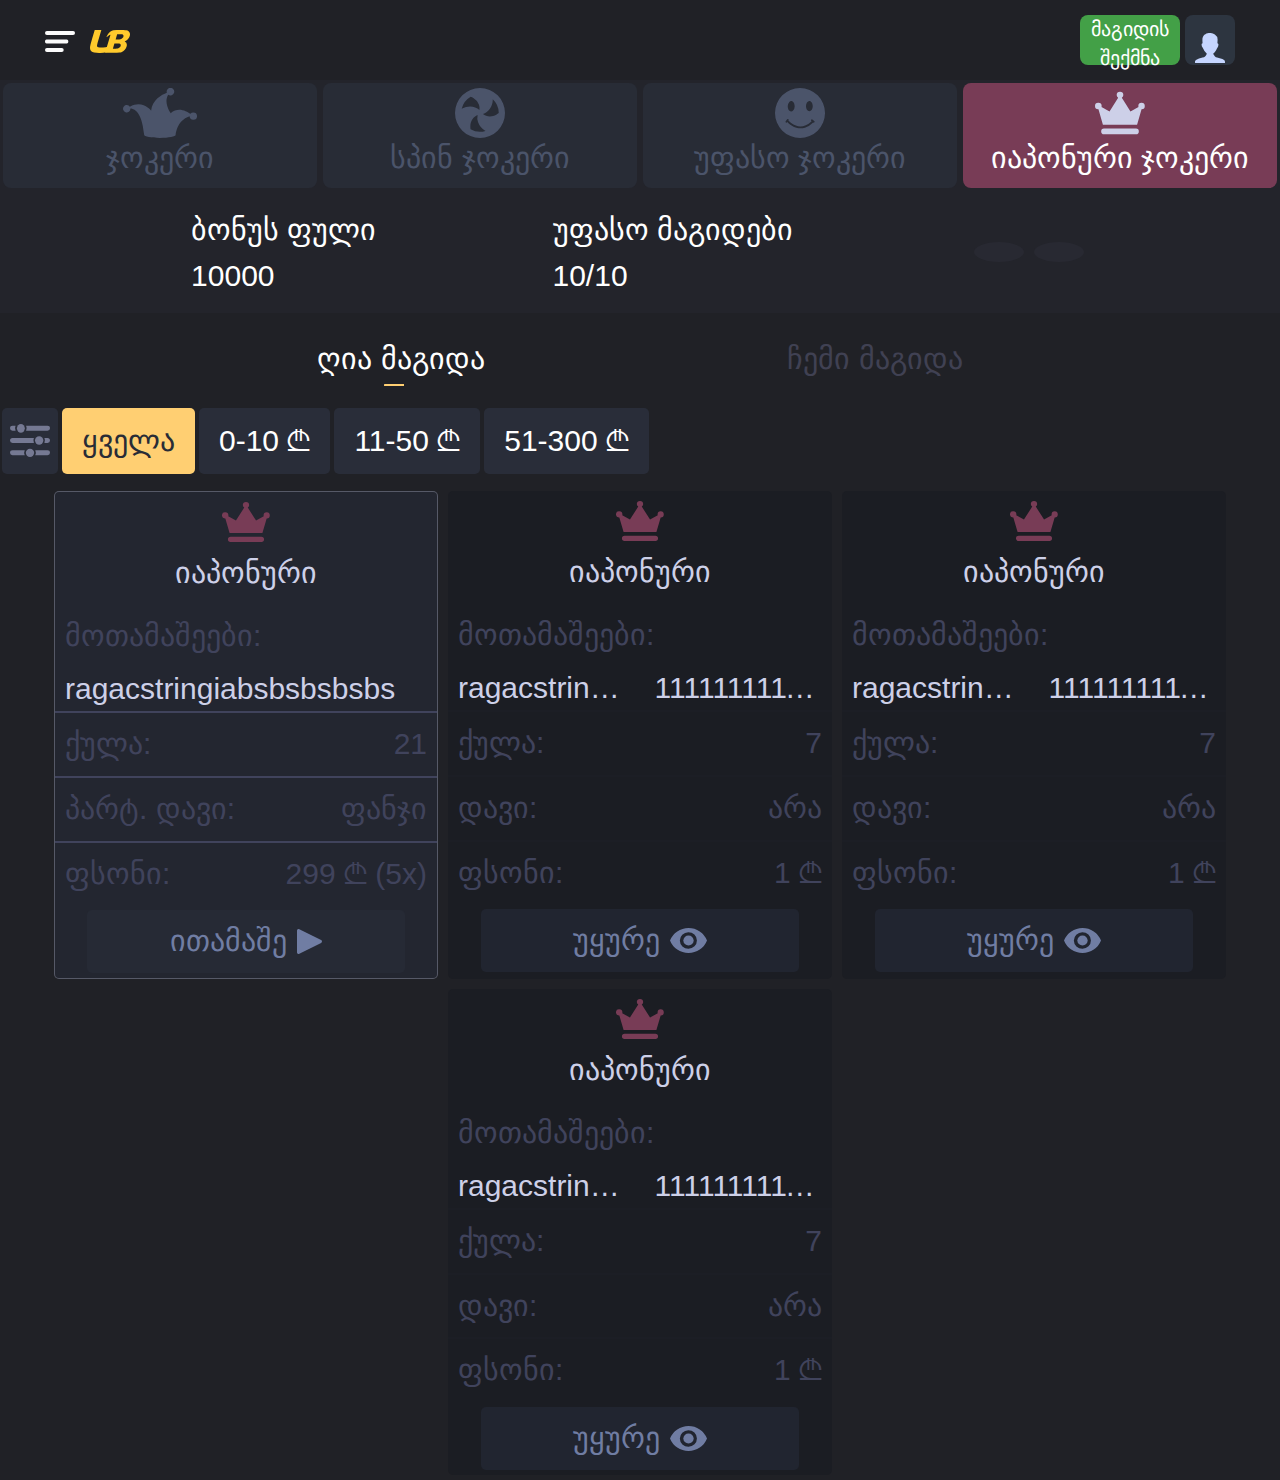
<file: index.html>
<!DOCTYPE html>
<html lang="en">
<head>
    <meta charset="UTF-8">
    <meta http-equiv="X-UA-Compatible" content="IE=edge">
    <meta name="viewport" content="width=device-width, initial-scale=1.0">
    <title>Document</title>
    <link href="index.css" rel="stylesheet" />
    <!-- CSS only -->

    <link rel="stylesheet"
    href="https://cdnjs.cloudflare.com/ajax/libs/font-awesome/5.15.1/css/all.min.css"
    integrity="sha512-+4zCK9k+qNFUR5X+cKL9EIR+ZOhtIloNl9GIKS57V1MyNsYpYcUrUeQc9vNfzsWfV28IaLL3i96P9sdNyeRssA=="
    crossorigin="anonymous" />
    <!-- CSS only -->
    <link rel="stylesheet" href="https://maxcdn.bootstrapcdn.com/bootstrap/3.4.1/css/bootstrap.min.css">

</head>
<body>

    <div class = "header">

        <div class = "one_side">
        <div style = "width: 30px; margin-left: 15px;">
            <img src="assets/images/bars.svg">
        </div>

        <div style ="width: 40px; margin-left: 15px;">
            <img src="assets/images/lb.svg">
        </div>
        </div>

        <div class = "one_side">
            <button class =  "full_btn"> 
                <span class = "text"> მაგიდის შექმნა </span>
            </button>

            <div class = "user">
                <img src="assets/images/user.svg">
            </div>
        </div>

    </div>

    <div class = "upper_body">

        <div class = "game_list">

            <a class = "current_game"> 
                <div> <img src="assets/images/joker_hat.svg"> </div>
                <span>ჯოკერი</span>
            </a>

            <a class = "current_game"> 
                <div> <img src="assets/images/spin.svg"> </div>
                <span>სპინ ჯოკერი</span>
            </a>

            <a class = "current_game"> 
                <div> <img src="assets/images/smile.svg"> </div>
                <span>უფასო ჯოკერი</span>
            </a>

            <a style = "background-color: #783C56" class = "current_game"> 
                <div> <img src="assets/images/royal_crown.svg"> </div>
                <span style = "color: #FFFFFF;">იაპონური ჯოკერი</span>
            </a>

        </div> 

        <div class = "infos_and_icons">
            <div class = "text_with_num">
                <span>ბონუს ფული</span>
                <span>10000</span>
            </div>
            
            <div class = "text_with_num">
                <span>უფასო მაგიდები</span>
                <span>10/10</span>
            </div>

            <div class = icons> 
                <a class = "circle"> <i class = "fas fa-info"></i> </a>
                <a class = "circle"> <i class = "fas fa-history"></i> </a>
            </div>
        </div>

    </div>

    <div class = "tables">
        <a><span class = "game__type__link__active">ღია მაგიდა</span></a>
        <a>
            <span>ჩემი მაგიდა</span>
        </a>
    </div>

    <div class = "flex scrollable"> 
        <a class = "money_box">
            <img src="assets/images/filter.svg">
        </a>
    
        <a class = "money_box money money_box_active" >
            <span>ყველა</span>
        </a>
    
        <a class = "money_box money">
            <span>0-10 ₾</span>
        </a>
    
        <a class = "money_box money">
            <span>11-50 ₾</span>
        </a>
    
        <a class = "money_box money">
            <span>51-300 ₾</span>
        </a>
    </div>

    <div class = game_boxes>

        <div class = "game_box game_box_addition1">
            <img src="assets/images/royal_crown_purple.svg">
            <span class = "japan">იაპონური</span>
            <div class = "gamers"> <span>მოთამაშეები:</span> </div>

            <div class = "gamersList">
                <div style = "width: 100%;"><span>ragacstringiabsbsbsbsbs</span></div>
            </div>

            <div class = "details_box">
                <div class = "line1"></div>
                <div class = "details_box_info">
                    <span>ქულა:</span>
                    <span>21</span>
                </div>
            </div>
            
            <div class = "details_box">
                <div class = "line1"></div>
                <div class = "details_box_info">
                    <span>პარტ. დავი:</span>
                    <span>ფანჯი</span>
                </div>
            </div>

            <div class = "details_box">
                <div class = "line1"></div>
                <div class = "details_box_info">
                    <span>ფსონი:</span>
                    <span style = "background: none">299 ₾ (5x)</span>
                </div>
            </div>

            <a class = "play_or_watch play_or_watch_addition1">
                <span>ითამაშე</span>
                <img src="assets/images/play.svg">
            </a>

        </div>

        <div class = "game_box game_box_addition2">
            <img src="assets/images/royal_crown_purple.svg">
            <span class = "japan">იაპონური</span>
            <div class = "gamers"> <span>მოთამაშეები:</span> </div>

            <div class = "gamersList">
                <div><span>ragacstringiabsbsbsbsbs</span></div>
                <div><span>11111111111111111111111111111111111111</span></div>
            </div>

            <div class = "details_box">
                <div class = "line2"></div>
                <div class = "details_box_info">
                    <span>ქულა:</span>
                    <span>7</span>
                </div>
            </div>
            
            <div class = "details_box">
                <div class = "line2"></div>
                <div class = "details_box_info">
                    <span>დავი:</span>
                    <span>არა</span>
                </div>
            </div>

            <div class = "details_box">
                <div class = "line2"></div>
                <div class = "details_box_info">
                    <span>ფსონი:</span>
                    <span style = "background: none">1 ₾</span>
                </div>
            </div>

            <a class = "play_or_watch play_or_watch_addition2">
                <span>უყურე</span>
                <img src="assets/images/watch.svg">
            </a>

        </div>

        <div class = "game_box game_box_addition2">
            <img src="assets/images/royal_crown_purple.svg">
            <span class = "japan">იაპონური</span>
            <div class = "gamers"> <span>მოთამაშეები:</span> </div>

            <div class = "gamersList">
                <div><span>ragacstringiabsbsbsbsbs</span></div>
                <div><span>11111111111111111111111111111111111111</span></div>
            </div>

            <div class = "details_box">
                <div class = "line2"></div>
                <div class = "details_box_info">
                    <span>ქულა:</span>
                    <span>7</span>
                </div>
            </div>
            
            <div class = "details_box">
                <div class = "line2"></div>
                <div class = "details_box_info">
                    <span>დავი:</span>
                    <span>არა</span>
                </div>
            </div>

            <div class = "details_box">
                <div class = "line2"></div>
                <div class = "details_box_info">
                    <span>ფსონი:</span>
                    <span style = "background: none">1 ₾</span>
                </div>
            </div>

            <a class = "play_or_watch play_or_watch_addition2">
                <span>უყურე</span>
                <img src="assets/images/watch.svg">
            </a>

        </div>

        <div class = "game_box game_box_addition2">
            <img src="assets/images/royal_crown_purple.svg">
            <span class = "japan">იაპონური</span>
            <div class = "gamers"> <span>მოთამაშეები:</span> </div>

            <div class = "gamersList">
                <div><span>ragacstringiabsbsbsbsbs</span></div>
                <div><span>11111111111111111111111111111111111111</span></div>
            </div>

            <div class = "details_box">
                <div class = "line2"></div>
                <div class = "details_box_info">
                    <span>ქულა:</span>
                    <span>7</span>
                </div>
            </div>
            
            <div class = "details_box">
                <div class = "line2"></div>
                <div class = "details_box_info">
                    <span>დავი:</span>
                    <span>არა</span>
                </div>
            </div>

            <div class = "details_box">
                <div class = "line2"></div>
                <div class = "details_box_info">
                    <span>ფსონი:</span>
                    <span style = "background: none">1 ₾</span>
                </div>
            </div>

            <a class = "play_or_watch play_or_watch_addition2">
                <span>უყურე</span>
                <img src="assets/images/watch.svg">
            </a>

        </div>

    </div>

</body>
</html>
</file>
<file: index.css>
* {
    padding: 0;
    margin: 0;
    box-sizing: border-box;
}

html{
    height: 100%;
}

body {
    background-color: #202126!important;
    width: 100%;
    touch-action: manipulation;
}

a{
    text-decoration: none!important;
}

.one_side{
    display: flex;
    height: 80px;
    justify-content: flex-start;
    align-items: center;
}

.full_btn{
    font-size: 20px;
    outline: none;
    user-select: none;
    border: none;
    border-radius: 8px;
    width: 100px;
    height: 50px;
    margin-right: 5px;
    background-color: #43A047;
}

.user {
    border-radius: 8px;
    padding: 10px;
    width: 50px;
    height: 50px;
    margin-right: 15px;
    background-color: #2D3540;
}

.text {
    color: #FFFFFF;
}

.header {
    display: flex;
    justify-content: space-between;
}

.game_list{
    display: flex;
    justify-content: space-around;
    width: 100%;
}

.current_game{
    width: 100%;
    border-radius: 8px;
    background-color: #282C36;
    display: flex;
    flex-direction: column;
    align-items: center;
    margin: 3px;
}

.current_game > span {
    font-size: 13px;
    margin: 0 5px 15px 5px;
    color: #4B546A;
    line-height: 1;
    text-align: center;
    text-decoration: none!important;
}


.current_game > div {
    margin: 5px;
}

.circle {
    background-color: #282932;
    border-radius: 50%;
    padding: 10px;
    display: flex;
    justify-content: center;
    margin: 5px;
}

.icons {
    display: flex;
    justify-content: center;
    align-items: center;
}

.text_with_num{
    color: #4D4F6A;
    display: flex;
    flex-direction: column;
}

.text_with_num > span {
    margin-top: 3px;
    color: #FFFFFF;
}

.text_with_num > span {
    font-size: 13px;
}

.infos{
    display: flex;
    justify-content: space-evenly;
    width: 100%
}

.infos_and_icons{
    display: flex;
    justify-content: space-evenly;
    align-items: center;
    padding: 15px;
}

.circle > i {
    width: 16px;
    display: flex;
    justify-content: center;
    color: #FFFFFF;
}

.upper_body{
    background-color: #23242B;
}

.tables > a > span {
    color: #404153;
}

.tables {
    display: flex;
    justify-content: space-evenly;
    align-items: center;
    padding: 25px 15px 25px 15px;
}

.game__type__link__active {
    color: #FFFFFF!important;
    position: relative;
}

.game__type__link__active:after {
    content: " ";
    position: absolute;
    left: 40%;
    border-radius: 40px 10px 5px 5px;
    height: 5px;
    border-bottom: 2px solid #FFCF72;
    display: table-cell;
    width: 20px;
}

.money_box {
    background-color: #292D39;
    padding: 12px 8px 12px 8px;
    border-radius: 5px;
    display: flex;
    justify-content: center;
    align-items: center;
    margin: 2px;
}

.money{
    padding: 12px 20px 12px 20px;
}

.money_box > span {
    color: #FFFFFF;
    font-size: 13px;
}

.flex {
    display: flex;
}

.space_evenly{
    justify-content: space-evenly;
}

.scrollable{
    overflow-x: auto;
    white-space: nowrap;
}

.money_box_active{
    background-color: #FFCF72!important;
}



.money_box_active > span {
    color: #282C36!important;
    font-size: 13px;
}

.line1{
    height: 2px;
    background-color: #40435C
}

.line2{
    height: 2px;
    background-color: #1C1E25;
}

.details_box{
    width: 100%;
}

.game_box{
    display: flex;
    align-items: center;
    flex-direction: column;
    width: 45%;
    border-radius: 5px;
    margin: 5px;
}

.game_box_addition1{
    border: 1px solid rgba(205, 208, 232, .3);
    background-color: #232630;
}

.game_box_addition2{
    background-color: #1B1D23;
}

.details_box_info > span {
    color: #40435C;
    font-size: 12px;
}

.details_box_info > div {
    color: #CDD0E8;
    background-color: #272939;
    padding: 5px;
    border-radius: 5px;
    font-size: 12px;
    text-align: center;
}

.details_box_info {
    display: flex;
    justify-content: space-between;
    align-items: center;
    padding: 10px;
}

.game_box > img {
    margin-top: 10px;
}

.gamers{
    width: 100%;
    color: #40435C;
    padding: 10px;
}

.japan{
    color: #CDD0E8;
    margin: 10px;
}

.game_boxes {
    display: flex;
    justify-content: center;
    flex-wrap: wrap;
    margin-top: 10px;
}

.play_or_watch {
    background-color: #212530;
    display: flex;
    justify-content: center;
    align-items: center;
    padding: 10px 0 10px 0;
    margin: 5px;
    border-radius: 5px;
    width: 83%
}

.play_or_watch_addition1{
    background-color: #262A35;
}

.play_or_watch_addition2{
    background-color: #212530;
}

.play_or_watch > span {
    color: #707DA3;
    margin-right: 10px;
}

.gamersList {
    display: flex;
    justify-content: space-between;
    width: 100%;
    padding-left: 10px;
    padding-right: 10px;
}

.gamersList > div {
    white-space: nowrap;
    overflow: hidden;
    text-overflow: ellipsis;
    color:#CDD0E8;
    width: 46%;
    /* display: flex;
    justify-content: space-between; */
}

.history_box_addition{
    width: 100%;
}

@media only screen and (min-width: 700px) {
    .money_box > span {
        color: #FFFFFF;
        font-size: 30px;
    }
    
    .current_game > span,
    .text_with_num > span,
    .tables > a,
    .japan,
    .gamers > span,
    .gamersList > div,
    .details_box_info > span,
    .play_or_watch > span,
    .modal-title,
    .bet_box > div,
    .slider_money
    {
        font-size: 30px;
    }

    .slider_money{
        width: 90px!important;
    }

    .current_game > div > img{
        height: 50px;
    }

    .money_box > img {
        width: 40px;
    }

    .game_box{
        width: 30%;
    }

    .circle > i{
        font-size: 30px;
        width: 30px;
    }

    .play_or_watch > img {
        height: 25px;
    }

    .h4_font{
        font-size: 30px!important;
    }

    .modal-body > span {
        font-size: 30px;
    }

    .check_label{
        font-size: 30px;
    }

    .checkbox_circle, .checkbox_square{
        line-height: 0.8!important;
    }

    .modal-body > div{
        margin-bottom: 60px;
        margin-top: 45px;
    }

    .header > div,
    .box_padding3 > div,
    .date,
    .input_money {
        padding: 30px;
        font-size: 30px!important;
    }

    .circle_addition_history {
        width: 134px;
    }

    .circle_addition_history > img{
        width: 50%;
    }

    h4{
        font-size: 35px!important;
    }

    .circle_addition_table > img {
        width: 100px;
    }
}

@media only screen and (max-width: 370px) {
    .wrap_small {
        justify-content: center!important;
        flex-wrap: wrap;
    }

    .wrap_small > .checkbox_circle,
    .wrap_small > .checkbox_square {
        margin-left: 15px;
        margin-right: 15px;
        margin-bottom: 13px!important;
    }
}
</file>
